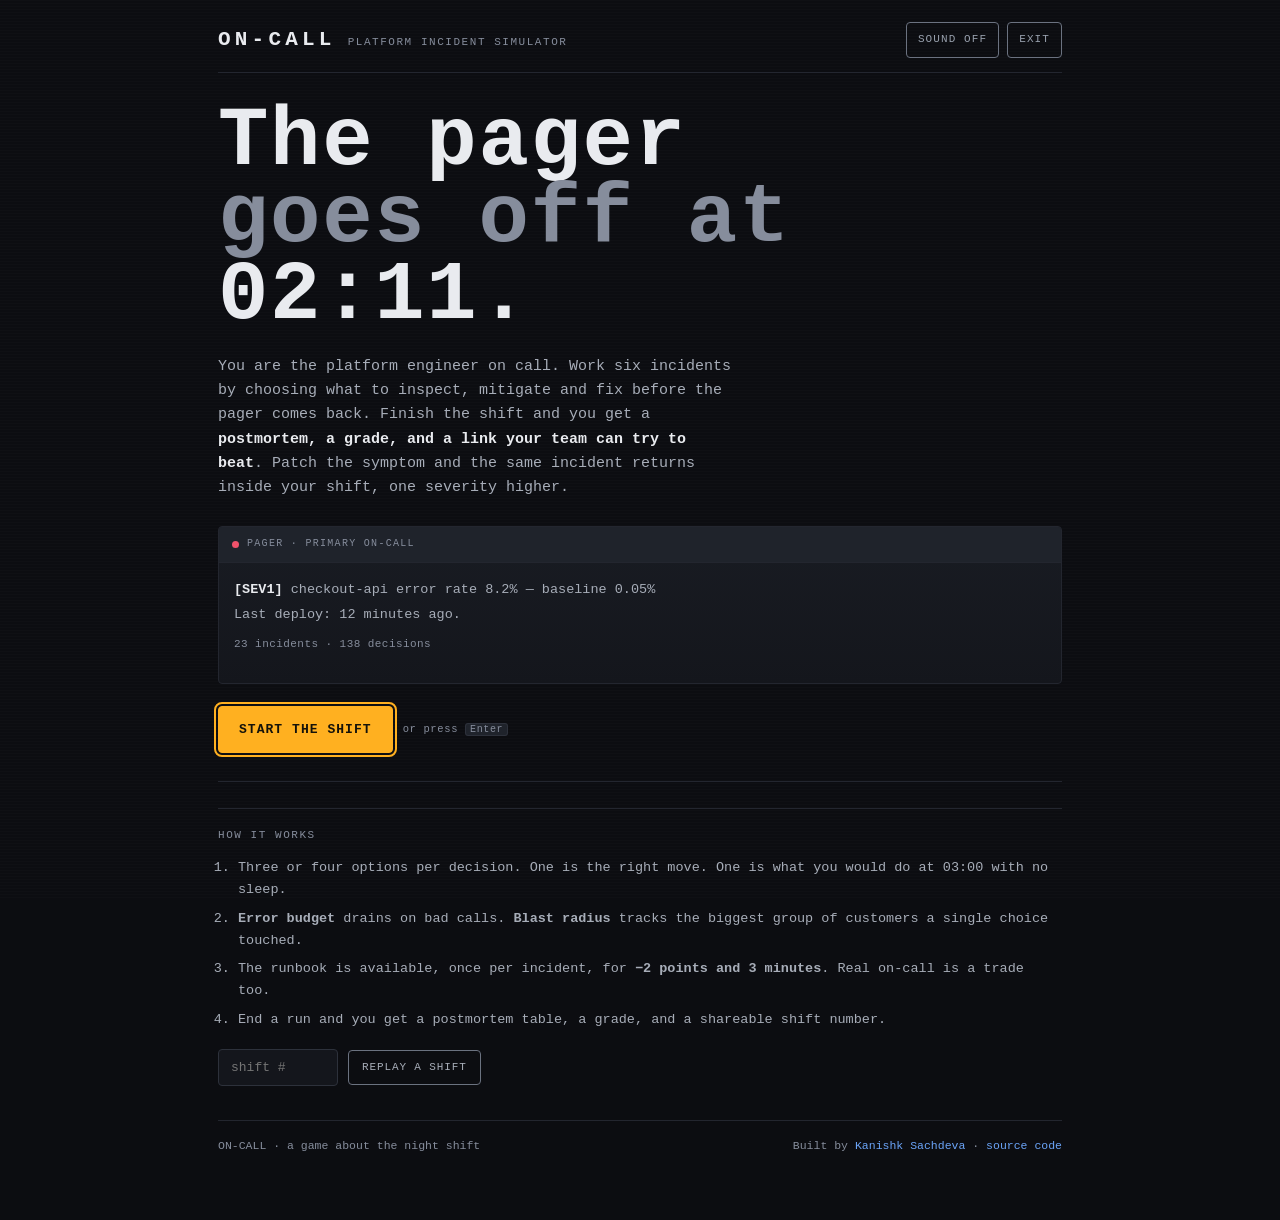
<file: index.html>
<!DOCTYPE html>
<html lang="en">
<head>
<meta charset="utf-8">
<meta name="viewport" content="width=device-width, initial-scale=1, viewport-fit=cover">
<title>ON-CALL — the platform incident simulator</title>
<meta name="description" content="You are the platform engineer on call at 02:11. Work six incidents by choosing what to inspect, mitigate and fix. Finish the shift, get a postmortem and a grade, then send your team the same shift to beat. Free, no signup.">
<link rel="canonical" href="https://oncall-simulator.vercel.app/">
<meta name="theme-color" content="#0c0d11">
<meta name="color-scheme" content="dark">

<meta property="og:type" content="website">
<meta property="og:site_name" content="ON-CALL">
<meta property="og:title" content="ON-CALL — the platform incident simulator">
<meta property="og:description" content="You are the platform engineer on call at 02:11. Six incidents, thirteen decisions, one postmortem. Patch the symptom and the incident comes back inside your shift. Play the same shift and try to beat the result.">
<meta property="og:url" content="https://oncall-simulator.vercel.app/">
<meta property="og:image" content="https://oncall-simulator.vercel.app/assets/og.png">
<meta property="og:image:width" content="1200">
<meta property="og:image:height" content="630">
<meta property="og:image:alt" content="ON-CALL social card: a 02:11 pager alert on a dark terminal background reading checkout-api error rate 8.2%, with a Play the shift button.">
<meta name="twitter:card" content="summary_large_image">
<meta name="twitter:title" content="ON-CALL — the platform incident simulator">
<meta name="twitter:description" content="Six incidents, thirteen decisions, one postmortem. If you only patch the symptom, it comes back inside your shift.">
<meta name="twitter:image" content="https://oncall-simulator.vercel.app/assets/og.png">

<link rel="icon" href="/assets/favicon.svg" type="image/svg+xml">
<link rel="apple-touch-icon" href="/assets/favicon.svg">
<link rel="manifest" href="/manifest.webmanifest">
<link rel="preload" href="/assets/app.css" as="style">
<link rel="stylesheet" href="/assets/app.css">

<script type="application/ld+json">
{
  "@context": "https://schema.org",
  "@type": "WebApplication",
  "name": "ON-CALL",
  "url": "https://oncall-simulator.vercel.app/",
  "description": "A browser game about being the on-call platform engineer: six incidents, thirteen decisions, one night.",
  "applicationCategory": "GameApplication",
  "operatingSystem": "Any",
  "browserRequirements": "Requires JavaScript",
  "offers": { "@type": "Offer", "price": "0", "priceCurrency": "CAD" },
  "author": { "@type": "Person", "name": "Kanishk Sachdeva", "url": "https://kanishksachdeva.com" }
}
</script>
</head>
<body data-screen="title">
<div class="app">

  <a class="skip" href="#main">Skip to content</a>

  <header class="masthead">
    <div class="brand">
      <h1>ON&#8209;CALL</h1>
      <span class="brand-sub">platform incident simulator</span>
    </div>
    <div class="masthead-tools">
      <button class="icon-btn" id="sound-btn" type="button" aria-pressed="false">SOUND OFF</button>
      <button class="icon-btn" id="quit-btn" type="button" aria-label="End this shift and return to the start">EXIT</button>
    </div>
  </header>

  <main id="main">

    <!-- ── title ─────────────────────────────────────────── -->
    <section class="screen is-active" id="screen-title" aria-labelledby="title-heading">
      <h2 class="sr" id="title-heading">Start a shift</h2>

      <div class="hero-title">The pager<br><span class="dim">goes off at</span><br>02:11.</div>

      <p class="hero-lede">
        You are the platform engineer on call. Work six incidents by choosing what to inspect, mitigate and fix
        before the pager comes back. Finish the shift and you get a <strong>postmortem, a grade, and a link
        your team can try to beat</strong>. Patch the symptom and the same incident returns inside your shift,
        one severity higher.
      </p>

      <div class="pager-card">
        <div class="pager-bar"><span class="pager-dot" aria-hidden="true"></span> Pager · primary on-call</div>
        <div class="pager-body">
          <p class="page-line"><b>[SEV1]</b> checkout-api error rate 8.2% — baseline 0.05%</p>
          <p class="page-line">Last deploy: 12 minutes ago.</p>
          <p class="page-meta" id="pool-stats">23 incidents · 138 decisions</p>
        </div>
      </div>

      <div class="cta-row">
        <button class="btn" id="start-btn" type="button" data-autofocus>Start the shift</button>
        <span class="kbdhint">or press <kbd>Enter</kbd></span>
      </div>

      <p class="page-meta" id="best-line" hidden></p>

      <div class="rule"></div>

      <div class="howto">
        <h2>How it works</h2>
        <ol>
          <li>Three or four options per decision. One is the right move. One is what you would do at 03:00 with no sleep.</li>
          <li><strong>Error budget</strong> drains on bad calls. <strong>Blast radius</strong> tracks the biggest group of customers a single choice touched.</li>
          <li>The runbook is available, once per incident, for <strong>−2 points and 3 minutes</strong>. Real on-call is a trade too.</li>
          <li>End a run and you get a postmortem table, a grade, and a shareable shift number.</li>
        </ol>
      </div>

      <div class="cta-row" style="margin-top:18px">
        <input id="seed-input" type="text" inputmode="numeric" placeholder="shift #" aria-label="Replay a shift number" style="background:var(--panel);border:1px solid var(--line-2);border-radius:4px;color:var(--text);padding:10px 12px;font-family:var(--mono);font-size:13px;width:120px">
        <button class="btn ghost btn-sm" id="start-seed-btn" type="button">Replay a shift</button>
      </div>
    </section>

    <!-- ── play ──────────────────────────────────────────── -->
    <section class="screen" id="screen-play" aria-labelledby="play-heading">
      <h2 class="sr" id="play-heading">Incident in progress</h2>
      <dl class="hud" aria-label="Shift telemetry">
        <div><dt class="k">Clock</dt><dd class="v" id="hud-clock">02:11</dd></div>
        <div><dt class="k">Incident</dt><dd class="v" id="hud-inc">1 / 6</dd></div>
        <div><dt class="k">Error budget</dt><dd class="v" id="hud-budget">100%</dd></div>
        <div><dt class="k">On the clock</dt><dd class="v" id="hud-min">0m</dd></div>
        <div><dt class="k">Peak blast</dt><dd class="v" id="hud-peak">0</dd></div>
      </dl>

      <div class="stage">
        <div class="stage-head">
          <span class="t" id="stage-title">PAGE RECEIVED</span>
          <span class="badges">
            <span class="recur" id="stage-recur" hidden>RECURRENCE</span>
            <span class="sev sev1" id="stage-sev">SEV1</span>
          </span>
        </div>

        <div class="log" id="log" aria-live="off" tabindex="0"></div>

        <div class="choices" id="choices" hidden></div>

        <div class="stage-foot">
          <button class="hint-btn" id="hint-btn" type="button">Consult runbook · −2 pts, +3 min</button>
          <span class="kbdhint"><kbd>1</kbd>–<kbd>4</kbd> choose · <kbd>R</kbd> runbook · <kbd>Space</kbd> skip</span>
        </div>
      </div>
    </section>

    <!-- ── postmortem ────────────────────────────────────── -->
    <section class="screen" id="screen-end" aria-labelledby="pm-heading">
      <h2 class="pm-title" id="pm-heading" tabindex="-1" data-autofocus>Postmortem</h2>

      <div class="pm-top">
        <div class="grade-letter g-b" id="pm-grade" role="img" aria-label="Grade B">B</div>
        <div class="pm-verdict">
          <p class="tag" id="pm-tagline">Shift over.</p>
          <p class="sub" id="pm-sub">Shift #000000</p>
          <p class="sub" id="new-best" hidden></p>
        </div>
      </div>

      <div class="pm-grid">
        <div><div class="k">Score</div><div class="v" id="pm-pts">0 / 0</div></div>
        <div><div class="k">Time on the clock</div><div class="v" id="pm-mttr">0 min</div></div>
        <div><div class="k">Peak blast radius</div><div class="v" id="pm-peak">0</div></div>
        <div><div class="k">Re-paged</div><div class="v" id="pm-recur">0</div></div>
      </div>

      <table class="pm">
        <caption>Postmortem — every decision, in order</caption>
        <thead>
          <tr>
            <th scope="col" style="width:2.2em">#</th>
            <th scope="col">Incident</th>
            <th scope="col">Decision</th>
            <th scope="col">Verdict</th>
            <th scope="col" style="text-align:right">Pts</th>
          </tr>
        </thead>
        <tbody id="pm-tbody"></tbody>
      </table>

      <div class="pm-actions">
        <button class="btn" id="again-btn" type="button">New shift</button>
        <button class="btn ghost" id="share-btn" type="button">Share result</button>
        <button class="btn ghost" id="link-btn" type="button">Copy shift link</button>
      </div>
      <p class="share-state" id="share-state" role="status" aria-live="polite"></p>
      <textarea class="share-box" id="share-box" aria-label="Shareable result text" readonly rows="4" hidden></textarea>

      <p class="pm-note">The grade is not a verdict on you. It is a verdict on whether the cause got fixed.</p>
    </section>

  </main>

  <footer class="site-foot">
    <span>ON-CALL · a game about the night shift</span>
    <span>Built by <a href="https://kanishksachdeva.com" rel="noopener">Kanishk Sachdeva</a> · <a href="https://github.com/kanishk-sachdeva/oncall-simulator" rel="noopener" aria-label="Source code on GitHub">source code</a></span>
  </footer>
</div>

<div class="toast" id="toast" role="status" aria-live="polite"></div>
<p class="sr" id="announcer" role="status" aria-live="polite" aria-atomic="true"></p>

<noscript>
  <div style="max-width:640px;margin:40px auto;padding:20px;border:1px solid #23262f;font-family:monospace;color:#e9ebef">
    ON-CALL is a small JavaScript game. It needs JavaScript enabled, and nothing else — no account, no network calls.
  </div>
</noscript>

<script type="module" src="/src/app.js"></script>
</body>
</html>
</file>
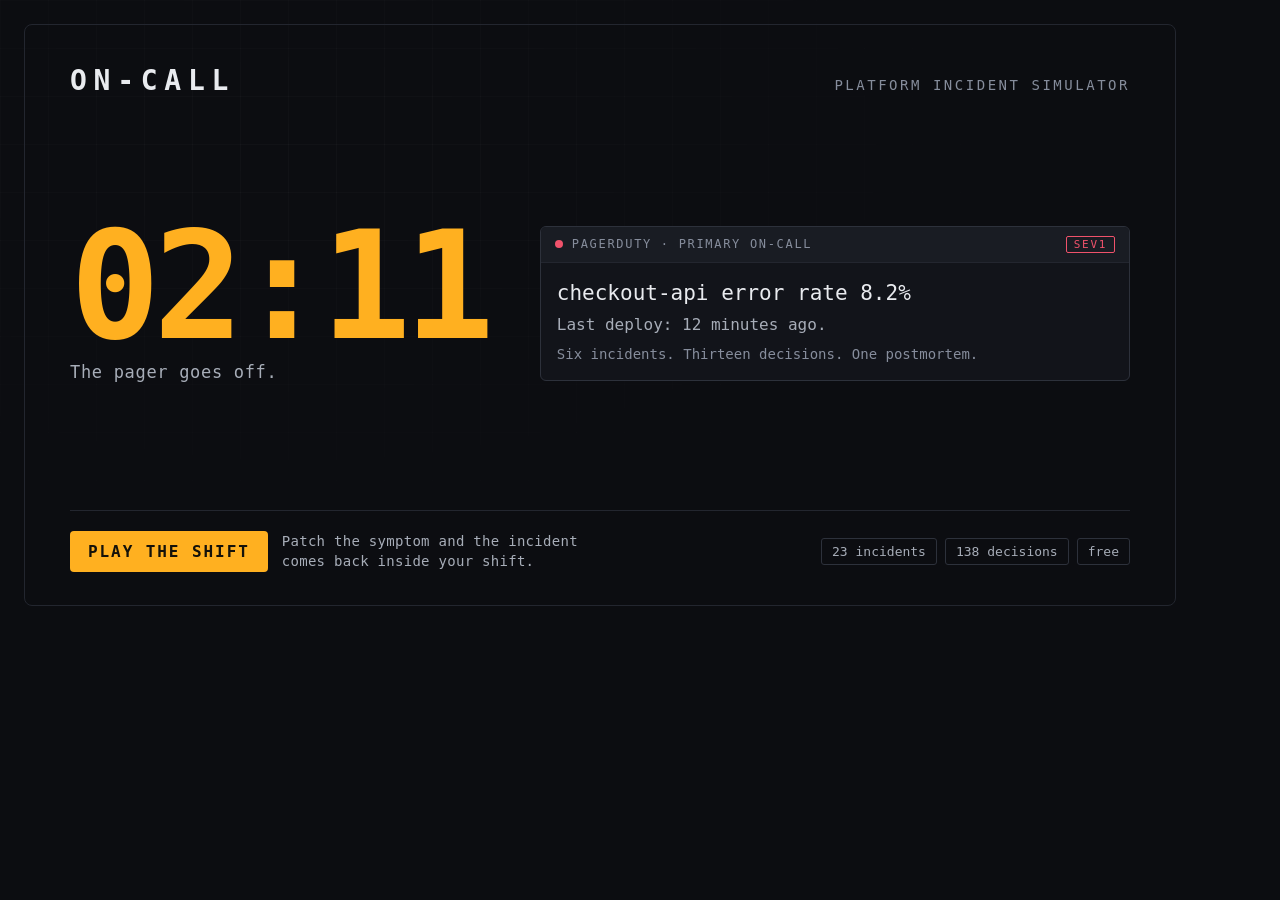
<file: assets/og-card.html>
<!DOCTYPE html>
<html lang="en">
<head>
<meta charset="utf-8">
<title>ON-CALL — social card</title>
<style>
  * { margin: 0; padding: 0; box-sizing: border-box; }
  html, body { width: 1200px; height: 630px; overflow: hidden; }
  body {
    background: #0c0d11;
    color: #e9ebef;
    font-family: ui-monospace, "SF Mono", Menlo, Consolas, monospace;
    position: relative;
  }
  .grid {
    position: absolute; inset: 0;
    background-image:
      linear-gradient(rgba(255,255,255,0.022) 1px, transparent 1px),
      linear-gradient(90deg, rgba(255,255,255,0.022) 1px, transparent 1px);
    background-size: 48px 48px;
    mask-image: radial-gradient(ellipse 80% 80% at 25% 25%, black, transparent 80%);
  }
  .frame { position: absolute; inset: 24px; border: 1px solid #23262f; border-radius: 8px; }
  .inner { position: absolute; inset: 24px; padding: 40px 46px 34px; display: flex; flex-direction: column; justify-content: space-between; }
  .top { display: flex; align-items: baseline; justify-content: space-between; }
  h1 { font-size: 28px; letter-spacing: 0.24em; font-weight: 700; }
  .tagline { color: #868d9c; font-size: 14px; letter-spacing: 0.18em; text-transform: uppercase; }

  .mid { display: flex; align-items: center; gap: 52px; }
  .clock { flex-shrink: 0; }
  .clock .time { font-size: 150px; line-height: 0.82; font-weight: 700; color: #ffb020; letter-spacing: -0.045em; }
  .clock .cap { color: #a7adb8; font-size: 17px; margin-top: 14px; letter-spacing: 0.04em; }

  .pagecard { flex: 1; border: 1px solid #2d313b; border-radius: 6px; overflow: hidden; background: #12141a; }
  .pagebar {
    display: flex; align-items: center; gap: 9px;
    padding: 9px 14px; border-bottom: 1px solid #23262f; background: #191c23;
    font-size: 12px; letter-spacing: 0.14em; text-transform: uppercase; color: #868d9c;
  }
  .dot { width: 8px; height: 8px; border-radius: 50%; background: #f0526b; }
  .sev1 { margin-left: auto; border: 1px solid #f0526b; color: #f0526b; border-radius: 2px; padding: 1px 7px; font-size: 11px; }
  .pagebody { padding: 16px 16px 18px; }
  .l1 { font-size: 21px; line-height: 1.35; }
  .l2 { font-size: 16px; color: #a7adb8; margin-top: 8px; }
  .l3 { font-size: 14px; color: #868d9c; margin-top: 12px; }

  .bottom { display: flex; align-items: center; justify-content: space-between; border-top: 1px solid #23262f; padding-top: 20px; }
  .cta { display: flex; align-items: center; gap: 14px; }
  .play {
    background: #ffb020; color: #14120a; font-weight: 700;
    font-size: 16px; letter-spacing: 0.12em; text-transform: uppercase;
    padding: 11px 18px; border-radius: 4px;
  }
  .cta .sub { color: #a7adb8; font-size: 14px; letter-spacing: 0.02em; max-width: 330px; line-height: 1.4; }
  .chips { display: flex; gap: 8px; }
  .chip { border: 1px solid #2d313b; color: #a7adb8; font-size: 13px; padding: 5px 10px; border-radius: 3px; }
</style>
</head>
<body>
  <div class="grid"></div>
  <div class="frame"></div>
  <div class="inner">
    <div class="top">
      <h1>ON&#8209;CALL</h1>
      <div class="tagline">platform incident simulator</div>
    </div>

    <div class="mid">
      <div class="clock">
        <div class="time">02:11</div>
        <div class="cap">The pager goes off.</div>
      </div>
      <div class="pagecard">
        <div class="pagebar"><span class="dot"></span> PagerDuty &middot; primary on-call <span class="sev1">SEV1</span></div>
        <div class="pagebody">
          <div class="l1">checkout-api error rate 8.2%</div>
          <div class="l2">Last deploy: 12 minutes ago.</div>
          <div class="l3">Six incidents. Thirteen decisions. One postmortem.</div>
        </div>
      </div>
    </div>

    <div class="bottom">
      <div class="cta">
        <span class="play">Play the shift</span>
        <span class="sub">Patch the symptom and the incident comes back inside your shift.</span>
      </div>
      <div class="chips">
        <span class="chip">23 incidents</span>
        <span class="chip">138 decisions</span>
        <span class="chip">free</span>
      </div>
    </div>
  </div>
</body>
</html>
</file>
<file: assets/app.css>
/* ON-CALL — design system
   Dark, neutral, terminal-adjacent. Monospace throughout, amber accent, table-first.
   No glassmorphism, no gradients-as-decoration, no colour-only meaning. */

:root {
  --bg: #0c0d11;
  --bg-raise: #121419;
  --panel: #14161c;
  --panel-2: #191c23;
  --panel-3: #1f232b;
  --line: #23262f;
  --line-2: #2d313b;
  --line-3: #3a3f4b;

  --text: #e9ebef;
  --text-2: #a7adb8;
  --text-3: #98a0ad;   /* 5.97:1 on the lightest panel */
  --text-4: #868d9c;   /* 4.73:1 on the lightest panel — WCAG AA for body text */
  --control-border: #6b7280;      /* >= 3.2:1 on every surface (1.4.11) */
  --control-border-soft: #666d7c; /* large card outlines */

  --amber: #ffb020;
  --amber-dim: #8a5e12;
  --red: #f0526b;
  --green: #3fbf7f;
  --blue: #6ba4f8;
  --violet: #a98bf5;

  --mono: ui-monospace, "SF Mono", SFMono-Regular, Menlo, Consolas, "Liberation Mono", monospace;
  --radius: 4px;
  --maxw: 880px;
  --pad: 18px;

  --fast: 120ms;
  --med: 220ms;
}

* { box-sizing: border-box; }
html { -webkit-text-size-adjust: 100%; }
body {
  margin: 0;
  background: var(--bg);
  color: var(--text);
  font-family: var(--mono);
  font-size: 15px;
  line-height: 1.62;
  -webkit-font-smoothing: antialiased;
  text-rendering: optimizeLegibility;
}
/* very subtle horizontal scanline texture — 1px lines at 3px, near-invisible */
body::before {
  content: "";
  position: fixed;
  inset: 0;
  pointer-events: none;
  z-index: 0;
  background-image: linear-gradient(rgba(255, 255, 255, 0.014) 1px, transparent 1px);
  background-size: 100% 3px;
}

a { color: var(--blue); text-decoration: none; }
a:hover { text-decoration: underline; }
button { font: inherit; color: inherit; }
:focus-visible { outline: 2px solid var(--amber); outline-offset: 2px; }

.skip {
  position: absolute; left: -9999px; top: 0;
  background: var(--amber); color: #12131a; padding: 10px 14px; z-index: 100;
}
.skip:focus, .skip:focus-visible { left: 8px; top: 8px; }

.recur-tag {
  display: inline-block;
  margin-left: 6px;
  padding: 0 4px;
  border: 1px solid var(--violet);
  border-radius: 2px;
  color: var(--violet);
  font-size: 9.5px;
  letter-spacing: 0.06em;
  vertical-align: 1px;
}

.app {
  position: relative;
  z-index: 1;
  max-width: var(--maxw);
  margin: 0 auto;
  padding: 22px var(--pad) 64px;
  min-height: 100vh;
  display: flex;
  flex-direction: column;
}

/* ─── masthead ─────────────────────────────────────────────── */
.masthead {
  display: flex;
  align-items: center;
  justify-content: space-between;
  gap: 14px;
  padding-bottom: 14px;
  border-bottom: 1px solid var(--line);
  margin-bottom: 20px;
}
.brand { display: flex; align-items: baseline; gap: 12px; flex-wrap: wrap; }
.brand h1 {
  margin: 0;
  font-size: 21px;
  letter-spacing: 0.2em;
  font-weight: 700;
  color: var(--text);
}
.brand .brand-sub {
  color: var(--text-4);
  font-size: 11px;
  letter-spacing: 0.14em;
  text-transform: uppercase;
}
.masthead-tools { display: flex; align-items: center; gap: 8px; }

.icon-btn {
  background: transparent;
  border: 1px solid var(--control-border);
  color: var(--text-3);
  border-radius: var(--radius);
  padding: 8px 11px;
  min-height: 34px;
  min-width: 44px;
  font-size: 11px;
  letter-spacing: 0.1em;
  cursor: pointer;
  transition: border-color var(--fast), color var(--fast);
}
.icon-btn:hover { border-color: var(--line-3); color: var(--text); }
.icon-btn[aria-pressed="true"] { color: var(--amber); border-color: var(--amber-dim); }

/* ─── screens ──────────────────────────────────────────────── */
.screen { display: none; flex: 1; }
.screen.is-active { display: block; animation: screen-in var(--med) ease-out; }
@keyframes screen-in { from { opacity: 0; transform: translateY(6px); } to { opacity: 1; transform: none; } }

/* ─── title screen ─────────────────────────────────────────── */
.hero-title {
  font-size: clamp(40px, 11vw, 84px);
  line-height: 0.92;
  letter-spacing: 0.02em;
  margin: 10px 0 0;
  font-weight: 700;
}
.hero-title .dim { color: var(--text-4); }
.hero-lede {
  color: var(--text-2);
  font-size: 15px;
  max-width: 58ch;
  margin: 20px 0 0;
}
.hero-lede strong { color: var(--text); font-weight: 600; }

.pager-card {
  margin: 26px 0 0;
  border: 1px solid var(--line);
  border-radius: var(--radius);
  background: linear-gradient(180deg, var(--panel-2), var(--panel));
  overflow: hidden;
}
.pager-bar {
  display: flex; align-items: center; gap: 8px;
  padding: 9px 13px;
  border-bottom: 1px solid var(--line);
  background: var(--panel-3);
  font-size: 10px;
  letter-spacing: 0.13em;
  text-transform: uppercase;
  color: var(--text-4);
}
.pager-dot {
  width: 7px; height: 7px; border-radius: 50%;
  background: var(--red);
  box-shadow: 0 0 0 0 rgba(240, 82, 107, 0.6);
  animation: pulse 2.4s infinite;
}
@keyframes pulse {
  0% { box-shadow: 0 0 0 0 rgba(240, 82, 107, 0.55); }
  70% { box-shadow: 0 0 0 9px rgba(240, 82, 107, 0); }
  100% { box-shadow: 0 0 0 0 rgba(240, 82, 107, 0); }
}
.pager-body { padding: 16px 15px 18px; }
.pager-body .page-line { color: var(--text-2); font-size: 13.5px; margin: 0 0 4px; }
.pager-body .page-line b { color: var(--text); font-weight: 600; }
.pager-body .page-meta { color: var(--text-4); font-size: 11px; margin-top: 10px; letter-spacing: 0.04em; }

.cta-row { display: flex; flex-wrap: wrap; gap: 10px; margin-top: 22px; align-items: center; }

.btn {
  font-family: var(--mono);
  font-size: 13px;
  letter-spacing: 0.08em;
  text-transform: uppercase;
  padding: 12px 20px;
  border-radius: var(--radius);
  border: 1px solid var(--amber);
  background: var(--amber);
  color: #14120a;
  font-weight: 700;
  cursor: pointer;
  transition: transform var(--fast), filter var(--fast);
}
.btn:hover { filter: brightness(1.07); }
.btn:active { transform: translateY(1px); }
.btn.ghost {
  background: transparent;
  border-color: var(--control-border);
  color: var(--text-2);
  font-weight: 500;
}
.btn.ghost:hover { border-color: var(--amber-dim); color: var(--text); }
.btn[disabled] { opacity: 0.45; cursor: not-allowed; }
.btn-sm { padding: 8px 13px; font-size: 11px; }

.rule { height: 1px; background: var(--line); margin: 28px 0 0; }

.statline {
  display: grid;
  grid-template-columns: repeat(4, 1fr);
  gap: 1px;
  margin-top: 22px;
  border: 1px solid var(--line);
  background: var(--line);
  border-radius: var(--radius);
  overflow: hidden;
}
.statline > div { background: var(--panel); padding: 11px 13px; }
.statline .k {
  color: var(--text-4); font-size: 10px; letter-spacing: 0.12em; text-transform: uppercase;
}
.statline .v { font-size: 17px; margin-top: 2px; font-variant-numeric: tabular-nums; }

.howto { margin-top: 26px; border-top: 1px solid var(--line); padding-top: 18px; }
.howto h2 {
  font-size: 11px; letter-spacing: 0.14em; text-transform: uppercase;
  color: var(--text-4); margin: 0 0 12px; font-weight: 500;
}
.howto ol { margin: 0; padding-left: 20px; color: var(--text-2); font-size: 13.5px; }
.howto li { margin-bottom: 7px; }
.howto kbd {
  background: var(--panel-3); border: 1px solid var(--line-2); border-bottom-width: 2px;
  border-radius: 3px; padding: 1px 5px; font-size: 11px; color: var(--text-2);
}

/* ─── HUD ──────────────────────────────────────────────────── */
.hud {
  position: sticky; top: 0; z-index: 20;
  display: grid;
  grid-template-columns: repeat(5, 1fr);
  gap: 1px;
  background: var(--line);
  border: 1px solid var(--line);
  border-radius: var(--radius);
  overflow: hidden;
  margin-bottom: 12px;
  box-shadow: 0 8px 22px rgba(0, 0, 0, 0.35);
}
.hud > div { background: var(--panel); padding: 8px 11px; }
.hud dt, .hud dd { margin: 0; }
.hud .k { color: var(--text-4); font-size: 9px; letter-spacing: 0.12em; text-transform: uppercase; white-space: nowrap; }
.hud .v {
  font-size: 14px; margin-top: 1px; font-variant-numeric: tabular-nums;
  transition: color var(--med);
}
.hud .v.warn { color: var(--amber); }
.hud .v.bad { color: var(--red); }
.hud .v.good { color: var(--green); }
.hud .v.flash { animation: flash 600ms ease-out; }
@keyframes flash { 0% { background: rgba(255, 176, 32, 0.18); } 100% { background: transparent; } }

/* ─── stage ────────────────────────────────────────────────── */
.stage {
  border: 1px solid var(--line);
  border-radius: var(--radius);
  background: var(--panel);
  overflow: hidden;
}
.stage-head {
  display: flex; align-items: center; justify-content: space-between; gap: 12px;
  padding: 10px 13px;
  background: var(--panel-2);
  border-bottom: 1px solid var(--line);
  font-size: 11px;
  letter-spacing: 0.1em;
  text-transform: uppercase;
  color: var(--text-3);
}
.stage-head .t { overflow: hidden; text-overflow: ellipsis; white-space: nowrap; }
.badges { display: flex; gap: 6px; flex-shrink: 0; }
.sev {
  border: 1px solid currentColor;
  border-radius: 2px;
  padding: 1px 7px;
  font-size: 10px;
  letter-spacing: 0.08em;
}
.sev.sev1 { color: var(--red); }
.sev.sev2 { color: var(--amber); }
.sev.sev3 { color: var(--blue); }
.recur { color: var(--violet); border: 1px solid currentColor; border-radius: 2px; padding: 1px 7px; font-size: 10px; }

.log {
  padding: 15px 13px 6px;
  max-height: 52vh;
  overflow-y: auto;
  overscroll-behavior: contain;
  scroll-behavior: auto;
}
.log::-webkit-scrollbar { width: 8px; }
.log::-webkit-scrollbar-thumb { background: var(--line-2); border-radius: 4px; }

.ln {
  margin: 0 0 6px;
  white-space: pre-wrap;
  word-break: break-word;
  font-size: 13.5px;
  line-height: 1.55;
}
.ln.cmd { color: var(--amber); }
.ln.out { color: var(--text-2); }
.ln.good { color: var(--green); }
.ln.bad { color: var(--red); }
.ln.warn { color: var(--amber); }
.ln.note { color: var(--blue); }
.ln.said { color: var(--text); border-left: 2px solid var(--line-3); padding-left: 10px; }
.ln.head {
  color: var(--text); font-weight: 700; letter-spacing: 0.06em;
  margin-top: 12px; padding-top: 8px; border-top: 1px dashed var(--line-2);
}
.ln.gap { height: 8px; margin: 0; }
.ln .mark { display: inline-block; width: 1.2em; font-weight: 700; }
.ln.cmd .mark { color: var(--text-4); }

.choices { padding: 2px 13px 15px; display: flex; flex-direction: column; gap: 7px; }
.prompt {
  color: var(--text-3);
  font-size: 12px;
  letter-spacing: 0.04em;
  padding: 10px 0 8px;
}
.choice {
  display: flex; gap: 10px; align-items: baseline;
  text-align: left;
  background: var(--panel-2);
  border: 1px solid var(--control-border-soft);
  border-radius: var(--radius);
  padding: 11px 12px;
  min-height: 44px;
  font-size: 13.5px;
  line-height: 1.45;
  cursor: pointer;
  transition: border-color var(--fast), background var(--fast), transform var(--fast);
}
.choice:hover { border-color: var(--amber-dim); background: var(--panel-3); }
.choice:active { transform: translateY(1px); }
.choice .num {
  color: var(--text-4);
  font-size: 11px;
  border: 1px solid var(--line-2);
  border-radius: 2px;
  padding: 0 5px;
  flex-shrink: 0;
  min-width: 19px;
  text-align: center;
}
.choice:hover .num { color: var(--amber); border-color: var(--amber-dim); }
.choice .txt { flex: 1; }
.choice .go { color: var(--text-4); flex-shrink: 0; }
.choice:hover .go { color: var(--amber); }

.stage-foot {
  display: flex; align-items: center; justify-content: space-between; gap: 10px;
  padding: 9px 13px;
  border-top: 1px solid var(--line);
  background: var(--panel-2);
  font-size: 11px;
  color: var(--text-4);
  flex-wrap: wrap;
}
.hint-btn {
  background: transparent; border: 1px solid var(--control-border); color: var(--text-2);
  border-radius: var(--radius); padding: 8px 12px; min-height: 34px; font-size: 11px;
  cursor: pointer; letter-spacing: 0.06em;
}
.hint-btn:hover:not([disabled]) { border-color: var(--blue); color: var(--blue); }
.hint-btn[disabled] { opacity: 0.4; cursor: not-allowed; }
.kbdhint { color: var(--text-4); font-size: 10.5px; letter-spacing: 0.06em; }
.kbdhint kbd {
  background: var(--panel-3); border: 1px solid var(--line-2); border-radius: 3px;
  padding: 0 4px; font-size: 10px;
}

/* ─── postmortem ───────────────────────────────────────────── */
.pm-title {
  margin: 0 0 14px;
  font-size: 11px;
  font-weight: 500;
  letter-spacing: 0.16em;
  text-transform: uppercase;
  color: var(--text-4);
}
.pm-title:focus-visible { outline: 2px solid var(--amber); outline-offset: 4px; }
.pm-top { display: flex; align-items: flex-end; gap: 18px; flex-wrap: wrap; margin-top: 6px; }
.grade-letter {
  font-size: clamp(64px, 16vw, 108px);
  line-height: 0.85;
  font-weight: 700;
  letter-spacing: -0.02em;
}
.grade-letter.g-a { color: var(--green); }
.grade-letter.g-b, .grade-letter.g-c { color: var(--amber); }
.grade-letter.g-d, .grade-letter.g-f { color: var(--red); }
.pm-verdict { flex: 1; min-width: 240px; }
.pm-verdict .tag { color: var(--text); font-size: 15px; margin: 0 0 4px; }
.pm-verdict .sub { color: var(--text-4); font-size: 12px; letter-spacing: 0.06em; }

.pm-grid {
  display: grid; grid-template-columns: repeat(4, 1fr); gap: 1px;
  background: var(--line); border: 1px solid var(--line); border-radius: var(--radius);
  overflow: hidden; margin: 22px 0 0;
}
.pm-grid > div { background: var(--panel); padding: 12px 13px; }
.pm-grid .k { color: var(--text-4); font-size: 10px; letter-spacing: 0.12em; text-transform: uppercase; }
.pm-grid .v { font-size: 20px; margin-top: 2px; font-variant-numeric: tabular-nums; }

table.pm {
  width: 100%; border-collapse: collapse; margin-top: 22px; font-size: 12.5px;
}
table.pm caption {
  text-align: left; color: var(--text-4); font-size: 10.5px; letter-spacing: 0.13em;
  text-transform: uppercase; padding-bottom: 8px;
}
table.pm th {
  text-align: left; color: var(--text-4); font-weight: 500; font-size: 10px;
  letter-spacing: 0.1em; text-transform: uppercase;
  border-bottom: 1px solid var(--line-2); padding: 6px 8px;
}
table.pm td { padding: 8px; border-bottom: 1px solid var(--line); vertical-align: top; color: var(--text-2); }
table.pm td.num { text-align: right; font-variant-numeric: tabular-nums; white-space: nowrap; }
table.pm td.move { color: var(--text); }
table.pm tr.rec td { background: rgba(169, 139, 245, 0.05); }
.vd { font-size: 10px; letter-spacing: 0.08em; text-transform: uppercase; border: 1px solid currentColor; border-radius: 2px; padding: 0 5px; white-space: nowrap; }
.vd.good { color: var(--green); }
.vd.warn { color: var(--amber); }
.vd.bad { color: var(--red); }

.pm-actions { display: flex; flex-wrap: wrap; gap: 10px; margin-top: 26px; }
.pm-note { color: var(--text-4); font-size: 12px; margin-top: 18px; }
.share-state { color: var(--green); font-size: 12px; margin-top: 10px; min-height: 18px; }
.share-box {
  width: 100%;
  margin-top: 10px;
  background: var(--panel);
  color: var(--text-2);
  border: 1px solid var(--line-2);
  border-radius: var(--radius);
  padding: 10px 12px;
  font-family: var(--mono);
  font-size: 12px;
  line-height: 1.55;
  resize: vertical;
}
.share-box:focus { border-color: var(--amber-dim); }

/* ─── footer ───────────────────────────────────────────────── */
.site-foot {
  margin-top: 34px; padding-top: 16px; border-top: 1px solid var(--line);
  color: var(--text-4); font-size: 11.5px;
  display: flex; justify-content: space-between; gap: 12px; flex-wrap: wrap;
}

.toast {
  position: fixed; left: 50%; bottom: 22px; transform: translateX(-50%) translateY(10px);
  background: var(--panel-3); border: 1px solid var(--line-3); color: var(--text);
  padding: 9px 14px; border-radius: var(--radius); font-size: 12px;
  opacity: 0; pointer-events: none; transition: opacity var(--med), transform var(--med); z-index: 60;
}
.toast.show { opacity: 1; transform: translateX(-50%) translateY(0); }

.sr {
  position: absolute; width: 1px; height: 1px; padding: 0; margin: -1px;
  overflow: hidden; clip: rect(0 0 0 0); white-space: nowrap; border: 0;
}

/* ─── responsive ───────────────────────────────────────────── */
@media (max-width: 680px) {
  body { font-size: 14px; }
  .app { padding: 16px 13px 48px; }
  .hud { grid-template-columns: repeat(5, 1fr); }
  .hud > div { padding: 7px 7px; }
  .hud .v { font-size: 12.5px; }
  .hud .k { font-size: 8px; letter-spacing: 0.06em; }
  .statline, .pm-grid { grid-template-columns: repeat(2, 1fr); }
  .log { max-height: 46vh; }
  .brand h1 { font-size: 17px; }
  .brand .brand-sub { display: none; }
  .choice { font-size: 13px; padding: 11px 10px; }
}

@media (prefers-reduced-motion: reduce) {
  *, *::before, *::after {
    animation-duration: 0.001ms !important;
    animation-iteration-count: 1 !important;
    transition-duration: 0.001ms !important;
    scroll-behavior: auto !important;
  }
  .screen.is-active { animation: none; }
  .log { scroll-behavior: auto; }
}

@media print {
  body::before, .masthead-tools, .pm-actions, .toast, .stage-foot, .choices { display: none !important; }
  body { background: #fff; color: #111; }
  .app { max-width: none; }
}
</file>
